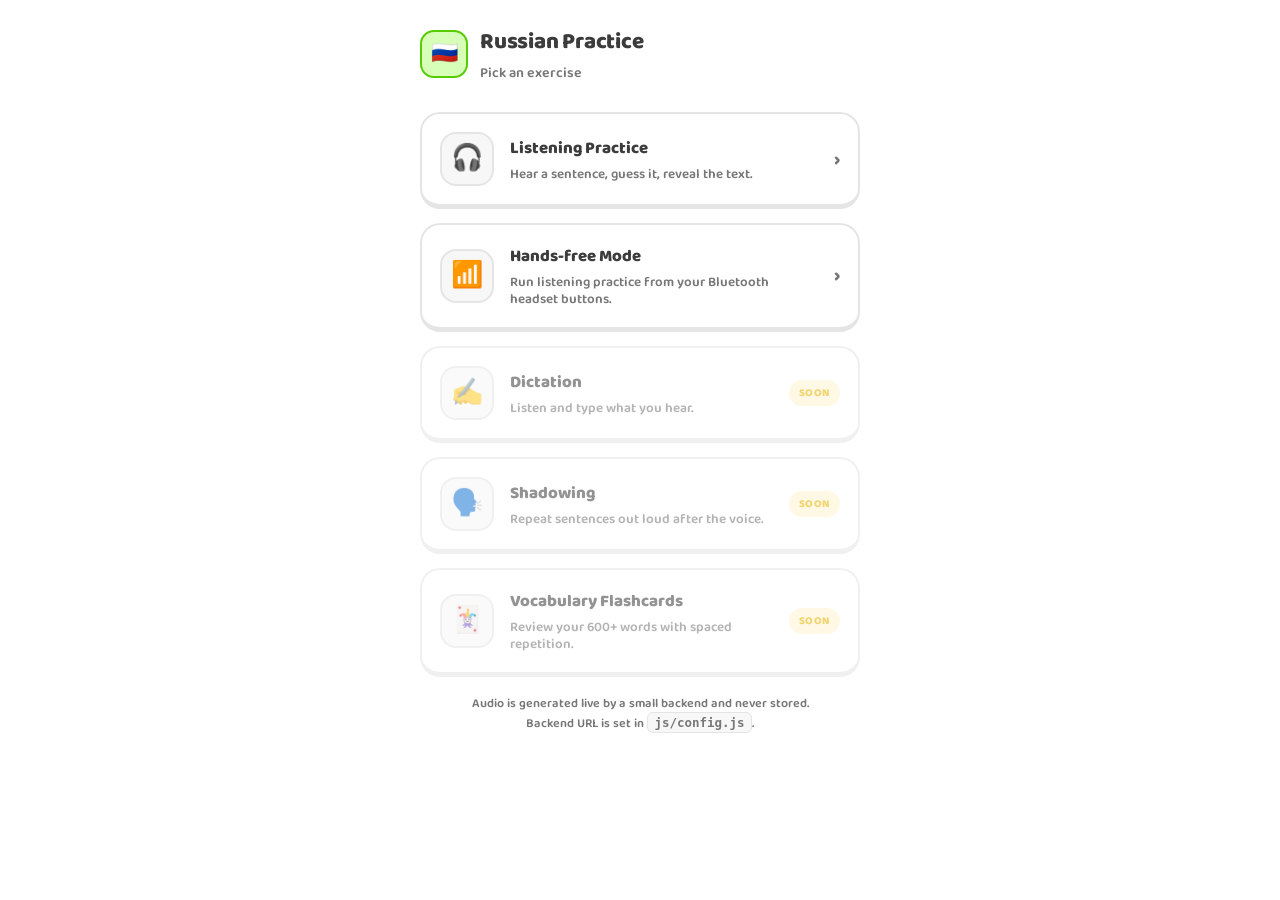
<file: index.html>
<!DOCTYPE html>
<html lang="en">
<head>
  <meta charset="UTF-8" />
  <meta name="viewport" content="width=device-width, initial-scale=1.0, maximum-scale=1.0" />
  <title>Russian Practice</title>
  <link rel="preconnect" href="https://fonts.googleapis.com" />
  <link rel="preconnect" href="https://fonts.gstatic.com" crossorigin />
  <link href="https://fonts.googleapis.com/css2?family=Baloo+2:wght@500;600;700;800&family=Nunito:wght@600;700;800&display=swap" rel="stylesheet" />
  <link rel="stylesheet" href="css/style.css" />

  <link rel="manifest" href="/manifest.json">

<meta name="theme-color" content="#0c0908">

<!-- iPhone/iPad -->
<meta name="apple-mobile-web-app-capable" content="yes">
<meta name="apple-mobile-web-app-status-bar-style" content="black">
<meta name="apple-mobile-web-app-title" content="Russian Learner">

<link rel="apple-touch-icon" href="/imgs/apple-touch-icon.png">

</head>
<body>
  <div class="app-shell">
    <div class="app-header">
      <div class="logo-mark">🇷🇺</div>
      <div>
        <h1>Russian Practice</h1>
        <div class="subtitle" id="home-subtitle">Pick an exercise</div>
      </div>
    </div>

    <div class="exercise-list">
      <a class="exercise-card available" href="exercises/listening.html">
        <div class="exercise-icon">🎧</div>
        <div class="exercise-info">
          <h3>Listening Practice</h3>
          <p id="listening-badge">Hear a sentence, guess it, reveal the text.</p>
        </div>
        <div class="chevron">›</div>
      </a>

      <a class="exercise-card available" href="exercises/handsfree.html">
        <div class="exercise-icon">📶</div>
        <div class="exercise-info">
          <h3>Hands-free Mode</h3>
          <p>Run listening practice from your Bluetooth headset buttons.</p>
        </div>
        <div class="chevron">›</div>
      </a>

      <div class="exercise-card disabled">
        <div class="exercise-icon">✍️</div>
        <div class="exercise-info">
          <h3>Dictation</h3>
          <p>Listen and type what you hear.</p>
        </div>
        <div class="exercise-badge soon">Soon</div>
      </div>

      <div class="exercise-card disabled">
        <div class="exercise-icon">🗣️</div>
        <div class="exercise-info">
          <h3>Shadowing</h3>
          <p>Repeat sentences out loud after the voice.</p>
        </div>
        <div class="exercise-badge soon">Soon</div>
      </div>

      <div class="exercise-card disabled">
        <div class="exercise-icon">🃏</div>
        <div class="exercise-info">
          <h3>Vocabulary Flashcards</h3>
          <p>Review your 600+ words with spaced repetition.</p>
        </div>
        <div class="exercise-badge soon">Soon</div>
      </div>
    </div>

    <div class="settings-note">
      Audio is generated live by a small backend and never stored.<br />
      Backend URL is set in <code>js/config.js</code>.
    </div>
  </div>

  <script src="js/progress.js"></script>
  <script>
    (function () {
      const streak = RuProgress.getStreak();
      const stats = RuProgress.getOverallStats();

      const subtitle = document.getElementById("home-subtitle");
      if (streak > 0) {
        subtitle.textContent = `🔥 ${streak} day streak — keep it going`;
      }

      const badge = document.getElementById("listening-badge");
      if (stats.total > 0) {
        badge.textContent = `${stats.mastered.toLocaleString()} / ${stats.total.toLocaleString()} mastered (${stats.pct}%)`;
      }
    })();
  </script>
</body>
</html>
</file>
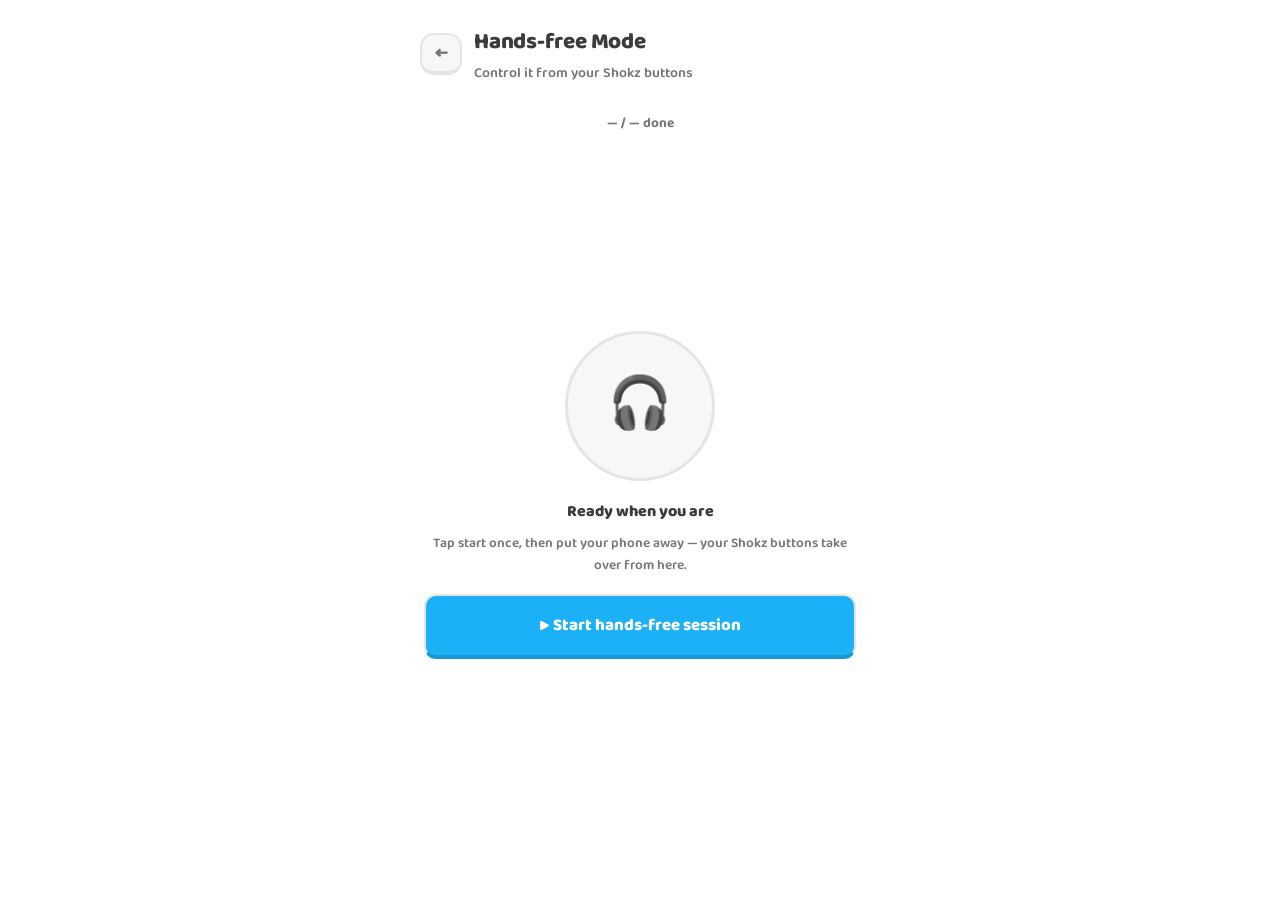
<file: exercises/handsfree.html>
<!DOCTYPE html>
<html lang="en">
<head>
  <meta charset="UTF-8" />
  <meta name="viewport" content="width=device-width, initial-scale=1.0, maximum-scale=1.0, user-scalable=no" />
  <title>Hands-free Listening — Russian</title>
  <link rel="preconnect" href="https://fonts.googleapis.com" />
  <link rel="preconnect" href="https://fonts.gstatic.com" crossorigin />
  <link href="https://fonts.googleapis.com/css2?family=Baloo+2:wght@500;600;700;800&family=Nunito:wght@600;700;800&display=swap" rel="stylesheet" />
  <link rel="stylesheet" href="../css/style.css" />
</head>
<body>
  <div class="app-shell">
    <div class="app-header">
      <a class="back-btn" href="listening.html">←</a>
      <div>
        <h1>Hands-free Mode</h1>
        <div class="subtitle">Control it from your Shokz buttons</div>
      </div>
    </div>

    <div class="hf-progress" id="hf-progress">— / — done</div>

    <!-- Pre-start screen: needs one tap to unlock audio (browser rule) -->
    <div class="hf-stage" id="hf-prestart">
      <div class="hf-orb">🎧</div>
      <div class="hf-status">Ready when you are</div>
      <div class="hf-substatus">
        Tap start once, then put your phone away — your Shokz buttons take over from here.
      </div>
      <button class="pill-btn hf-start-btn" id="hf-start-btn">▶️ Start hands-free session</button>
    </div>

    <!-- Live session screen -->
    <div class="hf-stage" id="hf-live" style="display:none;">
      <div class="hf-orb" id="hf-orb">🇷🇺</div>
      <div class="hf-status" id="hf-status">Ready</div>

      <div class="hf-grid">
        <button class="pill-btn hf-btn russian" id="hf-btn-russian">
          <span class="hf-btn-icon">🔊</span> Russian
        </button>
        <button class="pill-btn hf-btn slow" id="hf-btn-slow">
          <span class="hf-btn-icon">🐢</span> Slow Russian
        </button>
        <button class="pill-btn hf-btn translate" id="hf-btn-translate">
          <span class="hf-btn-icon">🇬🇧</span> Translation
        </button>
        <button class="pill-btn hf-btn next" id="hf-btn-next">
          <span class="hf-btn-icon">⏭️</span> Next sentence
        </button>
      </div>

      <div class="hf-remote-map">
        <strong>Shokz remote mapping:</strong><br />
        1 press (play/pause) → start/stop the Russian repeat loop<br />
        2 presses (next track) → next sentence, loop starts right away<br />
        3 presses (previous track) → 🇬🇧 translation, then loop resumes<br />
        Slow Russian is tap-only for now (see chat for how to remap).
      </div>

      <label class="hf-remote-map" style="display:flex; align-items:center; justify-content:space-between; gap:10px;">
        <span>Repeat pause (seconds)</span>
        <input type="number" id="hf-gap-input" min="1" max="30" step="1" value="5"
          style="width:60px; padding:6px; border-radius:8px; border:2px solid var(--border); font-family:inherit; font-weight:800; text-align:center;" />
      </label>
    </div>

    <div class="status-line" id="hf-status-line"></div>

    <audio id="hf-keepalive" src="../audio/silence.mp3" loop preload="auto" playsinline></audio>
    <audio id="hf-russian-player" preload="auto" playsinline></audio>
  </div>

  <script src="../js/config.js"></script>
  <script src="../js/progress.js"></script>
  <script src="../js/handsfree.js"></script>
</body>
</html>
</file>
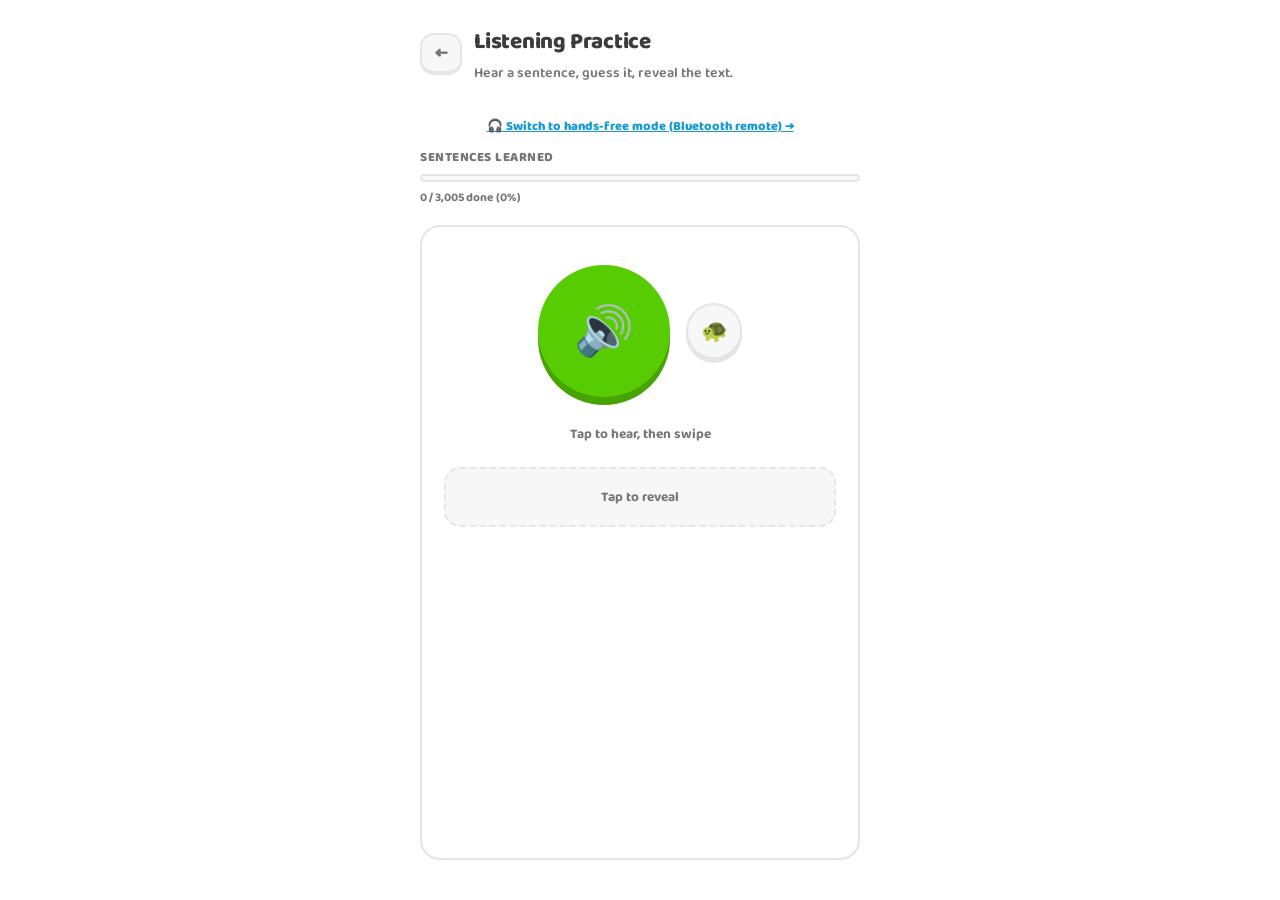
<file: exercises/listening.html>
<!DOCTYPE html>
<html lang="en">
<head>
  <meta charset="UTF-8" />
  <meta name="viewport" content="width=device-width, initial-scale=1.0, maximum-scale=1.0, user-scalable=no" />
  <title>Listening Practice — Russian</title>
  <link rel="preconnect" href="https://fonts.googleapis.com" />
  <link rel="preconnect" href="https://fonts.gstatic.com" crossorigin />
  <link href="https://fonts.googleapis.com/css2?family=Baloo+2:wght@500;600;700;800&family=Nunito:wght@600;700;800&display=swap" rel="stylesheet" />
  <link rel="stylesheet" href="../css/style.css" />
</head>
<body>
  <div class="app-shell">
    <div class="app-header">
      <a class="back-btn" href="../index.html">←</a>
      <div>
        <h1>Listening Practice</h1>
        <div class="subtitle">Hear a sentence, guess it, reveal the text.</div>
      </div>
    </div>

    <div class="hf-toggle-row">
      <a class="hf-mode-link" href="handsfree.html">🎧 Switch to hands-free mode (Bluetooth remote) →</a>
    </div>

    <div class="stats-row">
      <div class="stats-side">
        <div class="stats-title">Sentences learned</div>
        <div class="overall-bar-track">
          <div class="overall-bar-fill" id="overall-fill" style="width: 0%;"></div>
        </div>
        <div class="overall-label" id="overall-label">0 / 0 done</div>
      </div>
    </div>

    <!-- Swipe deck -->
    <div class="deck" id="deck">
      <div class="ghost-card ghost-2"></div>
      <div class="ghost-card ghost-1"></div>

      <div class="swipe-card" id="swipe-card">
        <div class="swipe-overlay know" id="overlay-know">KNOW IT</div>
        <div class="swipe-overlay again" id="overlay-again">AGAIN</div>

        <div class="listen-row">
          <button class="listen-btn" id="listen-btn" aria-label="Listen">🔊</button>
          <button class="slower-btn" id="slower-btn" aria-label="Play slower">🐢</button>
        </div>
        <div class="listen-hint" id="listen-hint">Tap to hear, then swipe</div>

        <div class="reveal-box hidden-text" id="reveal-box">Tap to reveal</div>
      </div>
    </div>

    <div class="status-line" id="status-line"></div>
  </div>

  <script src="../js/config.js"></script>
  <script src="../js/progress.js"></script>
  <script src="../js/listening.js"></script>
</body>
</html>
</file>
<file: css/style.css>
:root {
  --bg: #ffffff;
  --bg-soft: #f7f7f7;
  --card: #ffffff;
  --border: #e5e5e5;
  --text: #3c3c3c;
  --text-dim: #777777;

  --green: #58cc02;
  --green-dark: #46a302;
  --green-soft: #d7ffb8;

  --blue: #1cb0f6;
  --blue-dark: #1899d6;
  --blue-soft: #ddf4ff;

  --yellow: #ffc800;
  --yellow-dark: #e6b400;

  --red: #ff4b4b;
  --red-dark: #ea2b2b;

  --gray-btn: #e5e5e5;
  --gray-btn-dark: #d0d0d0;

  --radius-lg: 20px;
  --radius-md: 16px;
  --radius-sm: 12px;

  font-size: 16px;
}

* {
  box-sizing: border-box;
}

html, body {
  margin: 0;
  padding: 0;
  height: 100%;
}

body {
  background: var(--bg);
  color: var(--text);
  font-family: "Baloo 2", "Nunito", -apple-system, BlinkMacSystemFont, "Segoe UI", Roboto, Helvetica, Arial, sans-serif;
  min-height: 100vh;
  display: flex;
  flex-direction: column;
  -webkit-font-smoothing: antialiased;
}

a {
  color: inherit;
  text-decoration: none;
}

.app-shell {
  max-width: 480px;
  margin: 0 auto;
  width: 100%;
  padding: 24px 20px 40px;
  flex: 1;
  display: flex;
  flex-direction: column;
}

/* ---------- Header ---------- */

.app-header {
  display: flex;
  align-items: center;
  gap: 12px;
  margin-bottom: 28px;
}

.app-header .back-btn {
  width: 42px;
  height: 42px;
  border-radius: 14px;
  background: var(--bg-soft);
  border: 2px solid var(--border);
  border-bottom: 4px solid var(--border);
  display: flex;
  align-items: center;
  justify-content: center;
  font-size: 18px;
  font-weight: 800;
  color: var(--text-dim);
  flex-shrink: 0;
}

.app-header .back-btn:active {
  border-bottom-width: 2px;
  transform: translateY(2px);
}

.app-header h1 {
  font-size: 1.4rem;
  margin: 0;
  font-weight: 800;
  letter-spacing: -0.01em;
  color: var(--text);
}

.app-header .subtitle {
  font-size: 0.88rem;
  color: var(--text-dim);
  margin-top: 2px;
  font-weight: 600;
}

.logo-mark {
  width: 48px;
  height: 48px;
  border-radius: 14px;
  background: var(--green-soft);
  display: flex;
  align-items: center;
  justify-content: center;
  font-size: 22px;
  flex-shrink: 0;
  border: 2px solid var(--green);
}

/* ---------- Homepage exercise cards ---------- */

.exercise-list {
  display: flex;
  flex-direction: column;
  gap: 14px;
}

.exercise-card {
  background: var(--card);
  border: 2px solid var(--border);
  border-bottom: 5px solid var(--border);
  border-radius: var(--radius-lg);
  padding: 18px;
  display: flex;
  align-items: center;
  gap: 16px;
  transition: transform 0.1s ease, border-color 0.1s ease;
}

.exercise-card.available {
  cursor: pointer;
}

.exercise-card.available:active {
  transform: translateY(3px);
  border-bottom-width: 2px;
}

.exercise-card.available:hover {
  border-color: var(--green);
}

.exercise-card.disabled {
  opacity: 0.55;
}

.exercise-icon {
  width: 54px;
  height: 54px;
  border-radius: var(--radius-md);
  display: flex;
  align-items: center;
  justify-content: center;
  font-size: 26px;
  flex-shrink: 0;
  background: var(--bg-soft);
  border: 2px solid var(--border);
}

.exercise-info {
  flex: 1;
  min-width: 0;
}

.exercise-info h3 {
  margin: 0 0 4px;
  font-size: 1.05rem;
  font-weight: 800;
  color: var(--text);
}

.exercise-info p {
  margin: 0;
  font-size: 0.84rem;
  color: var(--text-dim);
  line-height: 1.3;
  font-weight: 600;
}

.exercise-badge {
  font-size: 0.68rem;
  text-transform: uppercase;
  letter-spacing: 0.05em;
  padding: 4px 10px;
  border-radius: 999px;
  background: var(--green-soft);
  color: var(--green-dark);
  font-weight: 800;
  flex-shrink: 0;
}

.exercise-badge.soon {
  background: #fff3cf;
  color: var(--yellow-dark);
}

.chevron {
  color: var(--text-dim);
  font-size: 1.2rem;
  font-weight: 800;
  flex-shrink: 0;
}

/* ---------- Listening exercise ---------- */

.practice-card {
  background: var(--card);
  border: 2px solid var(--border);
  border-radius: var(--radius-lg);
  padding: 28px 22px;
  display: flex;
  flex-direction: column;
  align-items: center;
  gap: 22px;
  flex: 1;
}

.progress-row {
  width: 100%;
  display: flex;
  align-items: center;
  justify-content: space-between;
  font-size: 0.85rem;
  color: var(--text-dim);
  font-weight: 700;
}

.progress-bar-track {
  width: 100%;
  height: 14px;
  border-radius: 999px;
  background: var(--bg-soft);
  border: 2px solid var(--border);
  overflow: hidden;
}

.progress-bar-fill {
  height: 100%;
  background: var(--green);
  border-radius: 999px;
  transition: width 0.25s ease;
}

.voice-toggle {
  display: flex;
  background: var(--bg-soft);
  border-radius: 999px;
  padding: 4px;
  border: 2px solid var(--border);
  width: 100%;
}

.voice-toggle button {
  flex: 1;
  border: none;
  background: transparent;
  color: var(--text-dim);
  padding: 10px 10px;
  border-radius: 999px;
  font-size: 0.88rem;
  font-weight: 800;
  cursor: pointer;
  font-family: inherit;
}

.voice-toggle button.active {
  background: var(--blue);
  color: white;
}

.listen-row {
  display: flex;
  align-items: center;
  justify-content: center;
  gap: 16px;
  padding: 10px 0 4px;
}

.slower-btn {
  width: 56px;
  height: 56px;
  border-radius: 50%;
  border: 2px solid var(--border);
  background: var(--bg-soft);
  font-size: 22px;
  display: flex;
  align-items: center;
  justify-content: center;
  cursor: pointer;
  box-shadow: 0 4px 0 var(--border);
}

.slower-btn:active {
  transform: translateY(3px);
  box-shadow: 0 1px 0 var(--border);
}

.listen-btn {
  width: 132px;
  height: 132px;
  border-radius: 50%;
  border: none;
  background: var(--green);
  box-shadow: 0 8px 0 var(--green-dark);
  color: white;
  font-size: 48px;
  display: flex;
  align-items: center;
  justify-content: center;
  cursor: pointer;
  transition: transform 0.08s ease, box-shadow 0.08s ease;
}

.listen-btn:active {
  transform: translateY(6px);
  box-shadow: 0 2px 0 var(--green-dark);
}

.listen-btn.loading {
  animation: pulse 1s ease-in-out infinite;
}

.listen-btn[disabled] {
  opacity: 0.6;
  cursor: default;
}

@keyframes pulse {
  0%, 100% { transform: scale(1); }
  50% { transform: scale(0.96); }
}

.listen-hint {
  font-size: 0.85rem;
  color: var(--text-dim);
  min-height: 18px;
  font-weight: 700;
}

.reveal-box {
  width: 100%;
  min-height: 60px;
  border-radius: var(--radius-md);
  background: var(--blue-soft);
  border: 2px dashed var(--blue);
  display: flex;
  flex-direction: column;
  align-items: center;
  justify-content: center;
  padding: 16px;
  text-align: center;
  gap: 6px;
  cursor: pointer;
  transition: transform 0.08s ease;
}

.reveal-box:active {
  transform: scale(0.98);
}

.reveal-box.hidden-text {
  background: var(--bg-soft);
  border: 2px dashed var(--border);
  color: var(--text-dim);
  font-size: 0.85rem;
  font-weight: 700;
}

.reveal-ru {
  font-size: 1.15rem;
  font-weight: 800;
  color: var(--text);
}

.reveal-en {
  font-size: 0.9rem;
  font-weight: 600;
  color: var(--blue-dark);
  font-style: italic;
}

.pill-btn {
  border: 2px solid var(--border);
  border-bottom: 4px solid var(--border);
  background: var(--bg-soft);
  color: var(--text);
  padding: 12px 10px;
  border-radius: var(--radius-sm);
  font-size: 0.92rem;
  font-weight: 800;
  cursor: pointer;
  display: flex;
  align-items: center;
  justify-content: center;
  gap: 6px;
  font-family: inherit;
}

.pill-btn:active {
  transform: translateY(2px);
  border-bottom-width: 2px;
}

.pill-btn.wide {
  grid-column: 1 / -1;
}

.nav-row {
  width: 100%;
  display: grid;
  grid-template-columns: 1fr 1.4fr;
  gap: 10px;
}

.nav-row .next-btn {
  background: var(--green);
  border: none;
  border-bottom: 4px solid var(--green-dark);
  color: white;
  padding: 14px;
  border-radius: var(--radius-sm);
  font-size: 0.98rem;
  font-weight: 800;
  cursor: pointer;
  font-family: inherit;
  text-transform: uppercase;
  letter-spacing: 0.02em;
}

.nav-row .next-btn:active {
  transform: translateY(2px);
  border-bottom-width: 2px;
}

.nav-row .prev-btn {
  background: var(--gray-btn);
  border: none;
  border-bottom: 4px solid var(--gray-btn-dark);
  color: var(--text);
  padding: 14px;
  border-radius: var(--radius-sm);
  font-size: 0.95rem;
  font-weight: 800;
  cursor: pointer;
  font-family: inherit;
}

.nav-row .prev-btn:active {
  transform: translateY(2px);
  border-bottom-width: 2px;
}

.status-line {
  font-size: 0.8rem;
  color: var(--text-dim);
  text-align: center;
  font-weight: 700;
}

.status-line.error {
  color: var(--red-dark);
}

.settings-note {
  margin-top: 18px;
  font-size: 0.78rem;
  color: var(--text-dim);
  text-align: center;
  line-height: 1.5;
  font-weight: 600;
}

.settings-note code {
  background: var(--bg-soft);
  border: 1px solid var(--border);
  padding: 2px 6px;
  border-radius: 6px;
}

/* ---------- Stats row: streak + ring + overall bar ---------- */

.stats-row {
  display: flex;
  align-items: center;
  gap: 18px;
  margin-bottom: 18px;
}

.ring-wrap {
  position: relative;
  width: 80px;
  height: 80px;
  flex-shrink: 0;
}

.progress-ring {
  width: 80px;
  height: 80px;
  transform: rotate(-90deg);
}

.ring-track {
  fill: none;
  stroke: var(--bg-soft);
  stroke-width: 8;
}

.ring-fill {
  fill: none;
  stroke: var(--green);
  stroke-width: 8;
  stroke-linecap: round;
  transition: stroke-dashoffset 0.4s ease;
}

.ring-label {
  position: absolute;
  inset: 0;
  display: flex;
  flex-direction: column;
  align-items: center;
  justify-content: center;
  font-weight: 800;
  font-size: 1.05rem;
  color: var(--text);
  line-height: 1.1;
}

.ring-label small {
  font-size: 0.65rem;
  font-weight: 700;
  color: var(--text-dim);
}

.stats-side {
  flex: 1;
  min-width: 0;
}

.stats-title {
  font-size: 0.82rem;
  font-weight: 800;
  color: var(--text-dim);
  text-transform: uppercase;
  letter-spacing: 0.04em;
  margin-bottom: 6px;
}

.overall-bar-track {
  width: 100%;
  height: 8px;
  border-radius: 999px;
  background: var(--bg-soft);
  border: 2px solid var(--border);
  overflow: hidden;
  margin-bottom: 6px;
}

.overall-bar-fill {
  height: 100%;
  background: var(--blue);
  border-radius: 999px;
  transition: width 0.3s ease;
}

.overall-label {
  font-size: 0.75rem;
  color: var(--text-dim);
  font-weight: 700;
}

/* ---------- Swipe deck ---------- */

.deck {
  position: relative;
  flex: 1;
  display: flex;
  align-items: stretch;
  min-height: 380px;
}

.ghost-card {
  position: absolute;
  inset: 0;
  background: var(--card);
  border: 2px solid var(--border);
  border-radius: var(--radius-lg);
}

.ghost-card.ghost-1 {
  transform: scale(0.97) translateY(10px);
  opacity: 0.7;
}

.ghost-card.ghost-2 {
  transform: scale(0.94) translateY(20px);
  opacity: 0.4;
}

.swipe-card {
  position: relative;
  z-index: 2;
  width: 100%;
  background: var(--card);
  border: 2px solid var(--border);
  border-radius: var(--radius-lg);
  padding: 28px 22px;
  display: flex;
  flex-direction: column;
  align-items: center;
  gap: 22px;
  touch-action: none;
  user-select: none;
  cursor: grab;
}

.swipe-card:active {
  cursor: grabbing;
}

.swipe-overlay {
  position: absolute;
  top: 22px;
  padding: 8px 16px;
  border-radius: 10px;
  font-weight: 800;
  font-size: 1.1rem;
  letter-spacing: 0.04em;
  border: 3px solid;
  opacity: 0;
  pointer-events: none;
  z-index: 3;
}

.swipe-overlay.know {
  right: 20px;
  color: var(--green-dark);
  border-color: var(--green);
  transform: rotate(-8deg);
}

.swipe-overlay.again {
  left: 20px;
  color: var(--red-dark);
  border-color: var(--red);
  transform: rotate(8deg);
}

/* ---------- Session complete screen ---------- */

.complete-screen {
  flex: 1;
  display: flex;
  flex-direction: column;
  align-items: center;
  justify-content: center;
  text-align: center;
  gap: 10px;
  padding: 20px;
}

.complete-emoji {
  font-size: 4rem;
  line-height: 1;
}

.complete-screen h2 {
  margin: 0;
  font-size: 1.5rem;
  font-weight: 800;
  color: var(--text);
}

.complete-screen p {
  margin: 0 0 10px;
  color: var(--text-dim);
  font-weight: 700;
}

.complete-stats {
  display: flex;
  gap: 18px;
  margin-bottom: 22px;
}

.complete-stat {
  background: var(--bg-soft);
  border: 2px solid var(--border);
  border-radius: var(--radius-md);
  padding: 14px 18px;
  min-width: 84px;
}

.complete-stat-value {
  font-size: 1.4rem;
  font-weight: 800;
  color: var(--text);
}

.complete-stat-label {
  font-size: 0.72rem;
  color: var(--text-dim);
  font-weight: 700;
  text-transform: uppercase;
  letter-spacing: 0.03em;
  margin-top: 2px;
}

.bonus-btn {
  width: 100%;
  margin-bottom: 12px;
  background: var(--yellow);
  border-bottom-color: var(--yellow-dark);
  color: #5a4400;
}

.nav-row-link {
  font-size: 0.9rem;
  font-weight: 800;
  color: var(--text-dim);
  text-decoration: underline;
}

/* ---------- Hands-free / Bluetooth remote mode ---------- */

.hf-progress {
  font-size: 0.85rem;
  font-weight: 700;
  color: var(--text-dim);
  text-align: center;
  margin-bottom: 6px;
}

.hf-stage {
  flex: 1;
  display: flex;
  flex-direction: column;
  align-items: center;
  justify-content: center;
  gap: 18px;
  padding: 10px 4px 20px;
  text-align: center;
}

.hf-orb {
  width: 150px;
  height: 150px;
  border-radius: 50%;
  background: var(--bg-soft);
  border: 3px solid var(--border);
  display: flex;
  align-items: center;
  justify-content: center;
  font-size: 3.2rem;
  transition: transform 0.15s ease, border-color 0.15s ease, background 0.15s ease;
}

.hf-orb.active {
  border-color: var(--blue);
  background: var(--blue-soft);
  transform: scale(1.05);
}

.hf-status {
  font-size: 1rem;
  font-weight: 800;
  color: var(--text);
  min-height: 1.3em;
}

.hf-substatus {
  font-size: 0.85rem;
  color: var(--text-dim);
  font-weight: 600;
  margin-top: -10px;
}

.hf-start-btn {
  font-size: 1.05rem;
  padding: 16px 22px;
  background: var(--blue);
  border-bottom-color: var(--blue-dark);
  color: #fff;
  width: 100%;
}

.hf-grid {
  display: grid;
  grid-template-columns: 1fr 1fr;
  gap: 12px;
  width: 100%;
}

.hf-btn {
  padding: 20px 10px;
  font-size: 1rem;
  flex-direction: column;
  gap: 4px;
  min-height: 84px;
}

.hf-btn .hf-btn-icon {
  font-size: 1.6rem;
}

.hf-btn.russian { background: var(--blue-soft); border-bottom-color: var(--blue-dark); color: var(--blue-dark); }
.hf-btn.slow { background: var(--bg-soft); }
.hf-btn.translate { background: var(--green-soft); border-bottom-color: var(--green-dark); color: var(--green-dark); }
.hf-btn.next { background: var(--yellow); border-bottom-color: var(--yellow-dark); color: #5a4400; grid-column: 1 / -1; }

.hf-remote-map {
  width: 100%;
  background: var(--bg-soft);
  border: 2px solid var(--border);
  border-radius: var(--radius-md);
  padding: 12px 14px;
  font-size: 0.82rem;
  color: var(--text-dim);
  font-weight: 600;
  line-height: 1.5;
  text-align: left;
}

.hf-remote-map strong {
  color: var(--text);
}

.hf-toggle-row {
  display: flex;
  justify-content: center;
  margin: 4px 0 10px;
}

.hf-mode-link {
  font-size: 0.8rem;
  font-weight: 800;
  color: var(--blue-dark);
  text-decoration: underline;
}
</file>
